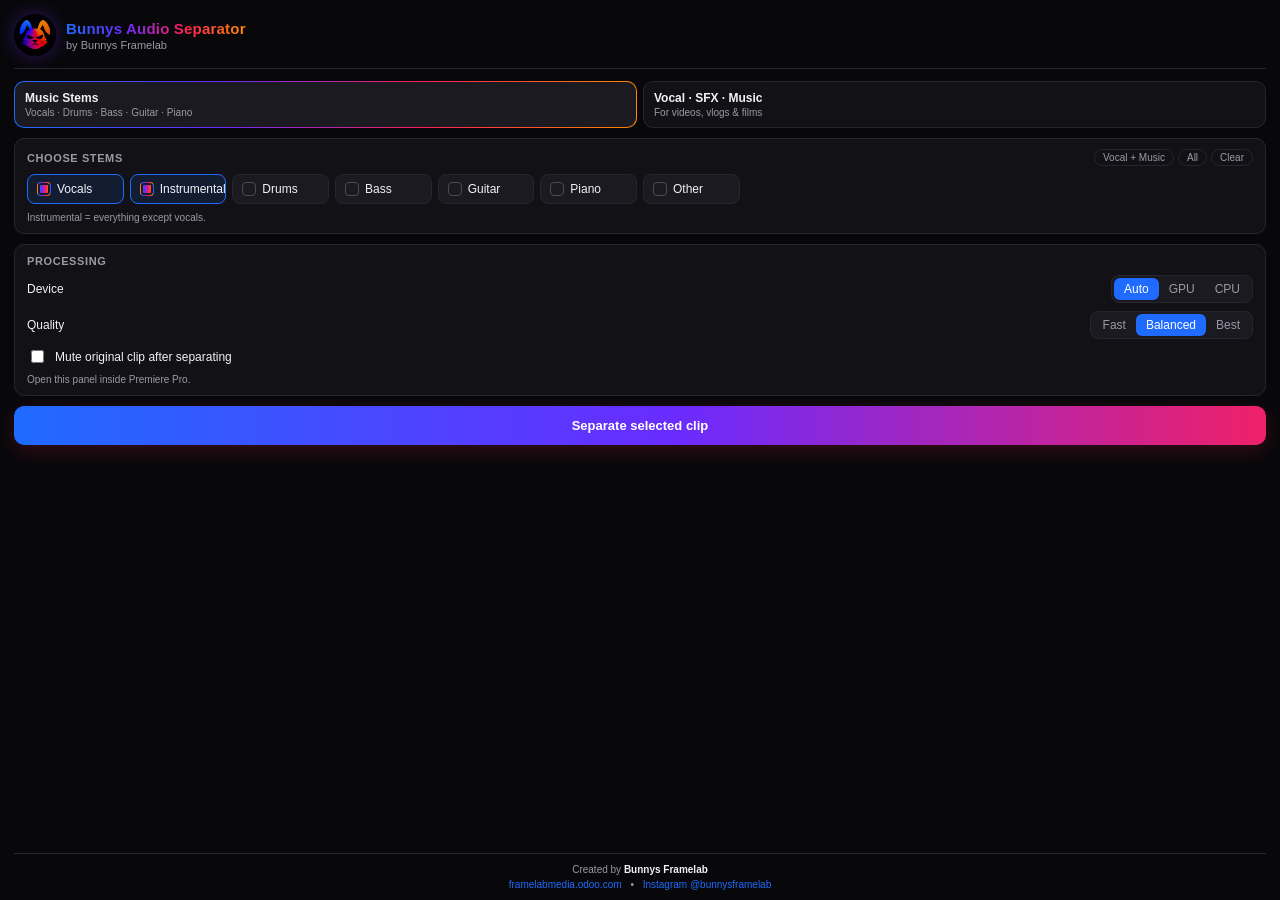
<file: panel/index.html>
<!doctype html>
<html lang="en">
<head>
  <meta charset="utf-8">
  <meta name="viewport" content="width=device-width, initial-scale=1">
  <title>Bunnys Audio Separator</title>
  <link rel="stylesheet" href="css/style.css">
</head>
<body>
  <header class="brand">
    <img class="brand-logo" src="assets/logo.png" alt="Bunnys Framelab logo">
    <div class="brand-text">
      <h1>Bunnys Audio Separator</h1>
      <p>by Bunnys Framelab</p>
    </div>
  </header>

  <main>
    <nav class="modes" role="tablist" aria-label="Separation mode">
      <button class="mode active" role="tab" data-mode="music" aria-selected="true">
        <span class="mode-title">Music Stems</span>
        <span class="mode-sub">Vocals · Drums · Bass · Guitar · Piano</span>
      </button>
      <button class="mode" role="tab" data-mode="cinematic" aria-selected="false">
        <span class="mode-title">Vocal · SFX · Music</span>
        <span class="mode-sub">For videos, vlogs &amp; films</span>
      </button>
    </nav>

    <section class="card" id="stems-music" data-stems="music">
      <div class="card-head">
        <h2>Choose stems</h2>
        <div class="presets">
          <button class="chip-btn" data-preset="vocals,instrumental">Vocal + Music</button>
          <button class="chip-btn" data-preset="vocals,drums,bass,guitar,piano,other">All</button>
          <button class="chip-btn" data-preset="">Clear</button>
        </div>
      </div>
      <div class="stems">
        <label class="stem"><input type="checkbox" value="vocals" checked><span>Vocals</span></label>
        <label class="stem"><input type="checkbox" value="instrumental" checked><span>Instrumental</span></label>
        <label class="stem"><input type="checkbox" value="drums"><span>Drums</span></label>
        <label class="stem"><input type="checkbox" value="bass"><span>Bass</span></label>
        <label class="stem"><input type="checkbox" value="guitar"><span>Guitar</span></label>
        <label class="stem"><input type="checkbox" value="piano"><span>Piano</span></label>
        <label class="stem"><input type="checkbox" value="other"><span>Other</span></label>
      </div>
      <p class="hint">Instrumental = everything except vocals.</p>
    </section>

    <section class="card hidden" id="stems-cinematic" data-stems="cinematic">
      <div class="card-head">
        <h2>Choose stems</h2>
        <div class="presets">
          <button class="chip-btn" data-preset-cinematic="dialogue,sfx,music">All 3</button>
          <button class="chip-btn" data-preset-cinematic="background">Remove voice</button>
          <button class="chip-btn" data-preset-cinematic="">Clear</button>
        </div>
      </div>
      <div class="stems">
        <label class="stem"><input type="checkbox" value="dialogue" checked><span>Vocal / Dialogue</span></label>
        <label class="stem"><input type="checkbox" value="sfx" checked><span>SFX</span></label>
        <label class="stem"><input type="checkbox" value="music" checked><span>Music</span></label>
        <label class="stem"><input type="checkbox" value="background"><span>Background</span></label>
      </div>
      <p class="hint">Dedicated dialogue &middot; effects &middot; music AI. Background = music + SFX without the voice. Runs best on a GPU.</p>
    </section>

    <section class="card">
      <h2>Processing</h2>
      <div class="row">
        <span class="row-label">Device</span>
        <div class="seg" data-setting="device">
          <button data-value="auto" class="active">Auto</button>
          <button data-value="gpu">GPU</button>
          <button data-value="cpu">CPU</button>
        </div>
      </div>
      <div class="row">
        <span class="row-label">Quality</span>
        <div class="seg" data-setting="quality">
          <button data-value="fast">Fast</button>
          <button data-value="balanced" class="active">Balanced</button>
          <button data-value="best">Best</button>
        </div>
      </div>
      <label class="toggle">
        <input type="checkbox" id="mute-original">
        <span>Mute original clip after separating</span>
      </label>
      <p class="device-line" id="device-line">Checking your hardware…</p>
    </section>

    <button class="go" id="go">
      <span id="go-label">Separate selected clip</span>
    </button>

    <section class="progress hidden" id="progress" aria-live="polite">
      <div class="bar"><div class="bar-fill" id="bar-fill"></div></div>
      <div class="progress-row">
        <span id="progress-text">Starting…</span>
        <button class="link-btn" id="cancel">Cancel</button>
      </div>
    </section>

    <section class="result hidden" id="result" aria-live="polite"></section>
  </main>

  <footer>
    <p>Created by <strong>Bunnys Framelab</strong></p>
    <div class="links">
      <a href="#" data-url="https://framelabmedia.odoo.com">framelabmedia.odoo.com</a>
      <span class="dot">•</span>
      <a href="#" data-url="https://www.instagram.com/bunnysframelab/">Instagram @bunnysframelab</a>
    </div>
  </footer>

  <script src="js/cep.js"></script>
  <script src="js/main.js"></script>
</body>
</html>
</file>
<file: panel/css/style.css>
:root {
  --blue: #1F6BFF;      /* Electric Blue (primary) */
  --orange: #FF8A00;    /* Sunset Orange (accent) */
  --black: #08080A;     /* Deep Black (background) */
  --violet: #6A2BFF;
  --red: #FF1F56;
  --grad: linear-gradient(90deg, var(--blue) 0%, var(--violet) 33%, var(--red) 66%, var(--orange) 100%);
  --surface: #121216;
  --surface-2: #1A1A20;
  --line: #26262E;
  --text: #F2F2F5;
  --muted: #9A9AA8;
  --radius: 10px;
}

* { box-sizing: border-box; }

html, body {
  margin: 0;
  background: var(--black);
  color: var(--text);
  font-family: "Segoe UI", -apple-system, BlinkMacSystemFont, "Helvetica Neue", Arial, sans-serif;
  font-size: 12px;
  -webkit-font-smoothing: antialiased;
}

body {
  display: flex;
  flex-direction: column;
  min-height: 100vh;
  padding: 14px 14px 10px;
}

button { font: inherit; color: inherit; cursor: pointer; }
button:focus-visible, a:focus-visible, input:focus-visible + span {
  outline: 2px solid var(--blue);
  outline-offset: 2px;
}

.hidden { display: none !important; }

/* ---------- brand ---------- */
.brand {
  display: flex;
  align-items: center;
  gap: 10px;
  padding-bottom: 12px;
  border-bottom: 1px solid var(--line);
  margin-bottom: 12px;
}
.brand-logo {
  width: 42px;
  height: 42px;
  border-radius: 50%;
  box-shadow: 0 0 18px rgba(106, 43, 255, .35);
}
.brand h1 {
  margin: 0;
  font-size: 15px;
  font-weight: 700;
  letter-spacing: .2px;
  background: var(--grad);
  -webkit-background-clip: text;
  background-clip: text;
  color: transparent;
}
.brand p { margin: 2px 0 0; color: var(--muted); font-size: 11px; }

main { flex: 1; display: flex; flex-direction: column; gap: 10px; }

/* ---------- modes ---------- */
.modes { display: grid; grid-template-columns: 1fr 1fr; gap: 6px; }
.mode {
  text-align: left;
  background: var(--surface);
  border: 1px solid var(--line);
  border-radius: var(--radius);
  padding: 9px 10px;
  transition: border-color .15s, background .15s;
}
.mode:hover { border-color: #3a3a46; }
.mode.active {
  border-color: transparent;
  background:
    linear-gradient(var(--surface-2), var(--surface-2)) padding-box,
    var(--grad) border-box;
}
.mode-title { display: block; font-weight: 600; font-size: 12px; }
.mode-sub { display: block; color: var(--muted); font-size: 10px; margin-top: 2px; }

/* ---------- cards ---------- */
.card {
  background: var(--surface);
  border: 1px solid var(--line);
  border-radius: var(--radius);
  padding: 10px 12px;
}
.card h2 {
  margin: 0 0 8px;
  font-size: 11px;
  font-weight: 600;
  text-transform: uppercase;
  letter-spacing: .6px;
  color: var(--muted);
}
.card-head { display: flex; align-items: center; justify-content: space-between; gap: 6px; flex-wrap: wrap; }
.card-head h2 { margin-bottom: 8px; }
.badge {
  font-size: 9px;
  padding: 1px 6px;
  margin-left: 4px;
  border-radius: 20px;
  background: rgba(255, 138, 0, .15);
  color: var(--orange);
  letter-spacing: .4px;
}

.presets { display: flex; gap: 4px; margin-bottom: 8px; }
.chip-btn {
  background: transparent;
  border: 1px solid var(--line);
  border-radius: 20px;
  padding: 2px 8px;
  font-size: 10px;
  color: var(--muted);
}
.chip-btn:hover { color: var(--text); border-color: var(--blue); }

.stems { display: grid; grid-template-columns: repeat(auto-fill, minmax(96px, 1fr)); gap: 6px; }
.stem { position: relative; }
.stem input { position: absolute; opacity: 0; pointer-events: none; }
.stem span {
  display: flex;
  align-items: center;
  gap: 6px;
  padding: 7px 9px;
  border-radius: 8px;
  border: 1px solid var(--line);
  background: var(--surface-2);
  cursor: pointer;
  user-select: none;
  transition: all .12s;
}
.stem span::before {
  content: "";
  width: 12px;
  height: 12px;
  border-radius: 4px;
  border: 1.5px solid #4a4a58;
  flex: none;
}
.stem input:checked + span {
  border-color: var(--blue);
  background: rgba(31, 107, 255, .12);
}
.stem input:checked + span::before {
  border-color: transparent;
  background: var(--grad);
  box-shadow: inset 0 0 0 2px var(--surface-2);
}
.hint { margin: 8px 0 0; color: var(--muted); font-size: 10px; }

/* ---------- processing ---------- */
.row { display: flex; align-items: center; justify-content: space-between; gap: 8px; margin-bottom: 8px; }
.row-label { color: var(--text); }
.seg {
  display: inline-flex;
  background: var(--surface-2);
  border: 1px solid var(--line);
  border-radius: 8px;
  padding: 2px;
}
.seg button {
  background: transparent;
  border: 0;
  padding: 4px 10px;
  border-radius: 6px;
  color: var(--muted);
}
.seg button.active { background: var(--blue); color: #fff; }

.toggle { display: flex; align-items: center; gap: 8px; cursor: pointer; margin: 4px 0 2px; }
.toggle input { accent-color: var(--blue); }

.device-line { margin: 8px 0 0; font-size: 10px; color: var(--muted); }
.device-line .ok { color: #3ddc97; }
.device-line .warn { color: var(--orange); }

/* ---------- action ---------- */
.go {
  border: 0;
  border-radius: var(--radius);
  padding: 12px;
  font-size: 13px;
  font-weight: 700;
  color: #fff;
  background: var(--grad);
  background-size: 160% 100%;
  background-position: 0% 0;
  box-shadow: 0 6px 20px rgba(255, 31, 86, .18);
  transition: background-position .3s, transform .05s, opacity .2s;
}
.go:hover { background-position: 100% 0; }
.go:active { transform: translateY(1px); }
.go:disabled { opacity: .5; cursor: default; }

.progress { display: flex; flex-direction: column; gap: 6px; }
.bar { height: 6px; border-radius: 6px; background: var(--surface-2); overflow: hidden; }
.bar-fill { height: 100%; width: 0; background: var(--grad); transition: width .25s ease; }
.progress-row { display: flex; justify-content: space-between; color: var(--muted); font-size: 11px; }
.link-btn { background: none; border: 0; color: var(--orange); padding: 0; }

.result {
  border-radius: var(--radius);
  padding: 9px 11px;
  font-size: 11px;
  line-height: 1.5;
  background: var(--surface);
  border: 1px solid var(--line);
  word-break: break-word;
}
.result.ok { border-color: rgba(61, 220, 151, .5); }
.result.err { border-color: rgba(255, 31, 86, .6); }
.result ul { margin: 4px 0 0; padding-left: 16px; }

/* ---------- footer ---------- */
footer {
  margin-top: 14px;
  padding-top: 10px;
  border-top: 1px solid var(--line);
  text-align: center;
  color: var(--muted);
  font-size: 10px;
}
footer p { margin: 0 0 4px; }
footer strong { color: var(--text); }
.links a { color: var(--blue); text-decoration: none; }
.links a:hover { color: var(--orange); }
.links .dot { margin: 0 6px; }
</file>
